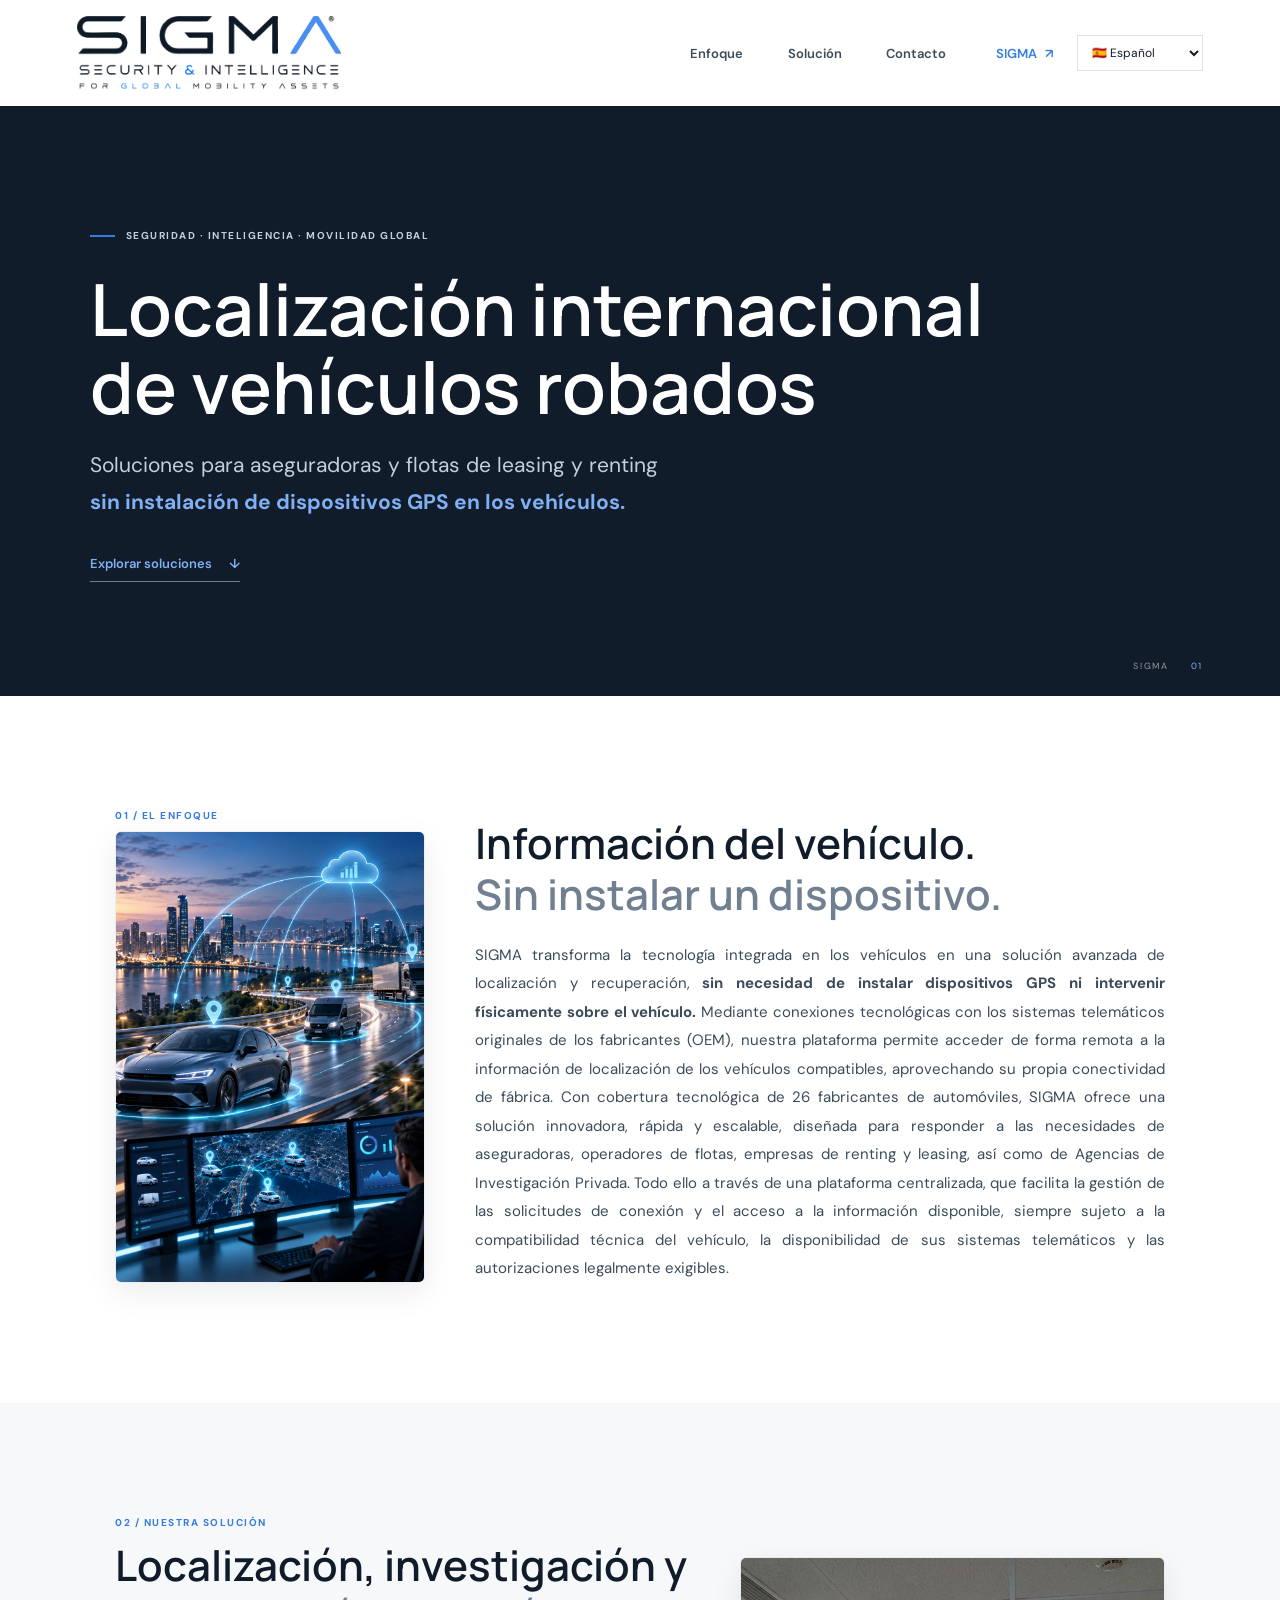
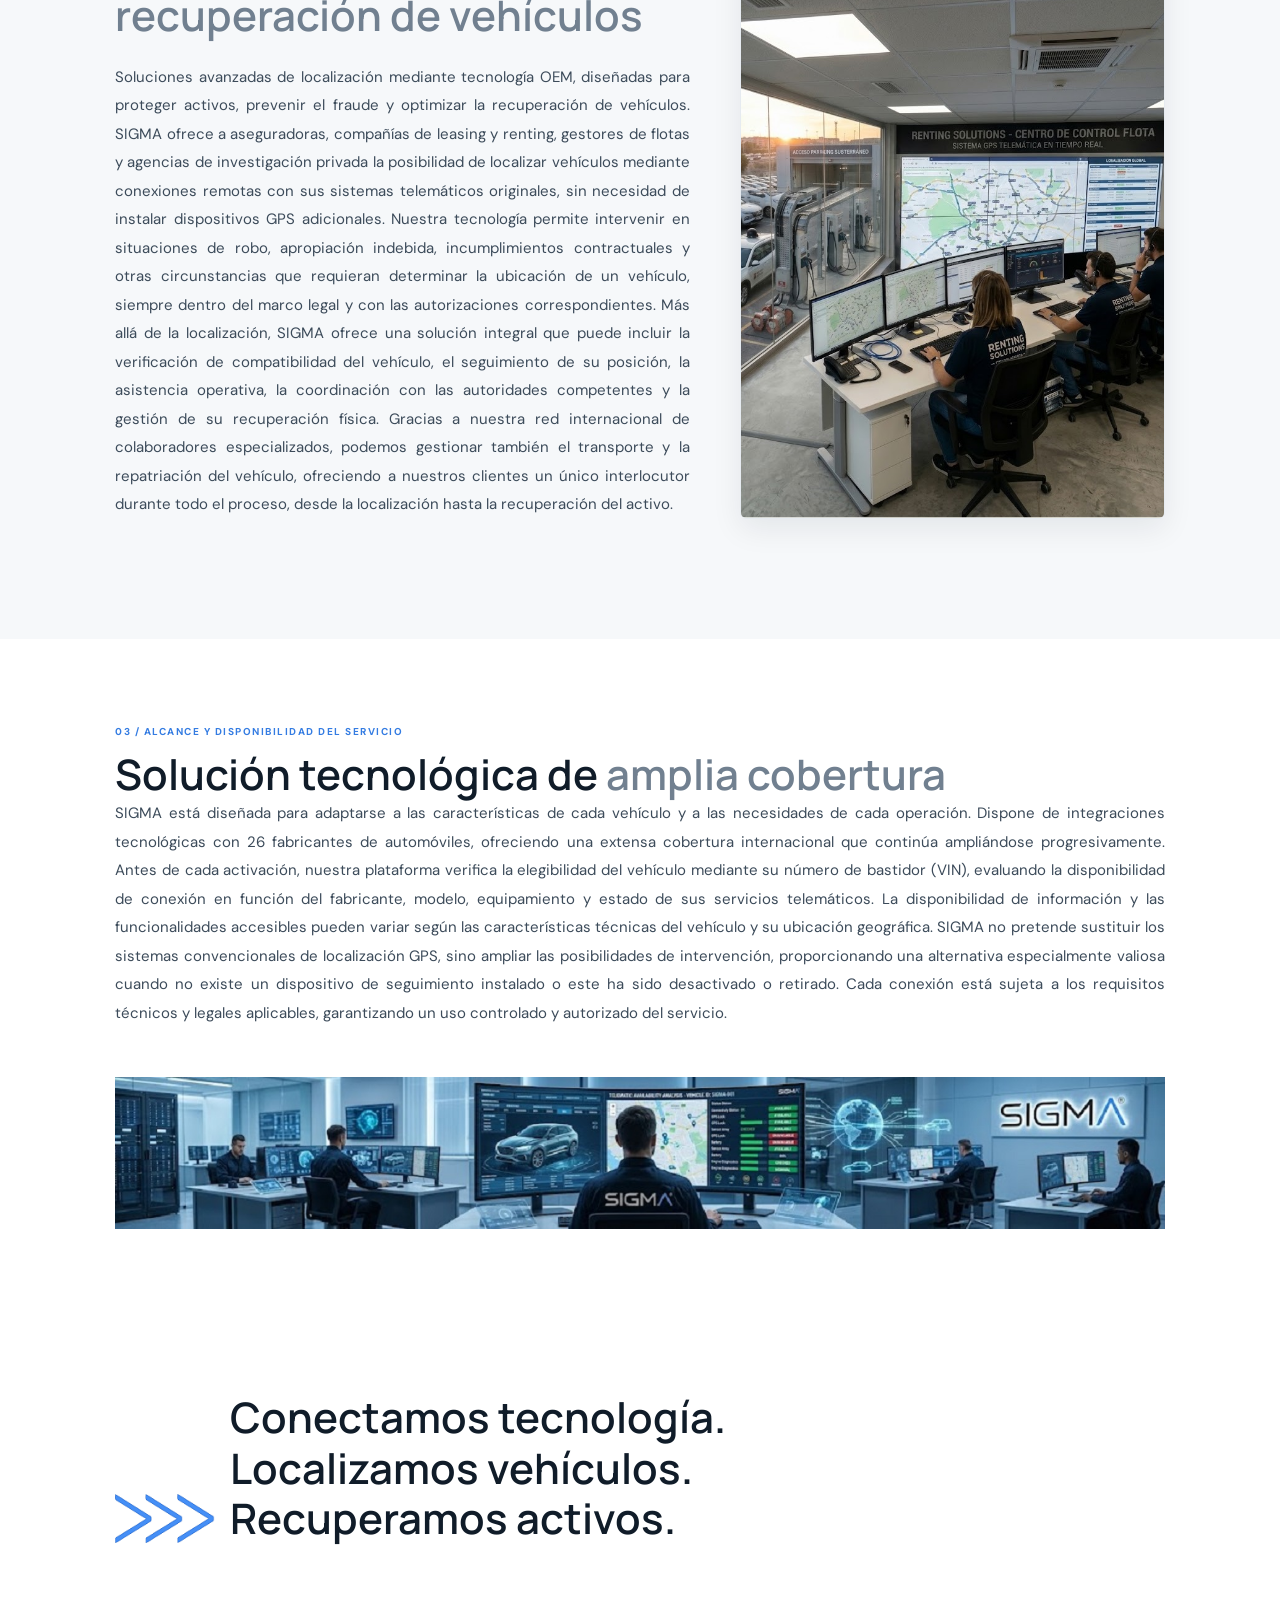
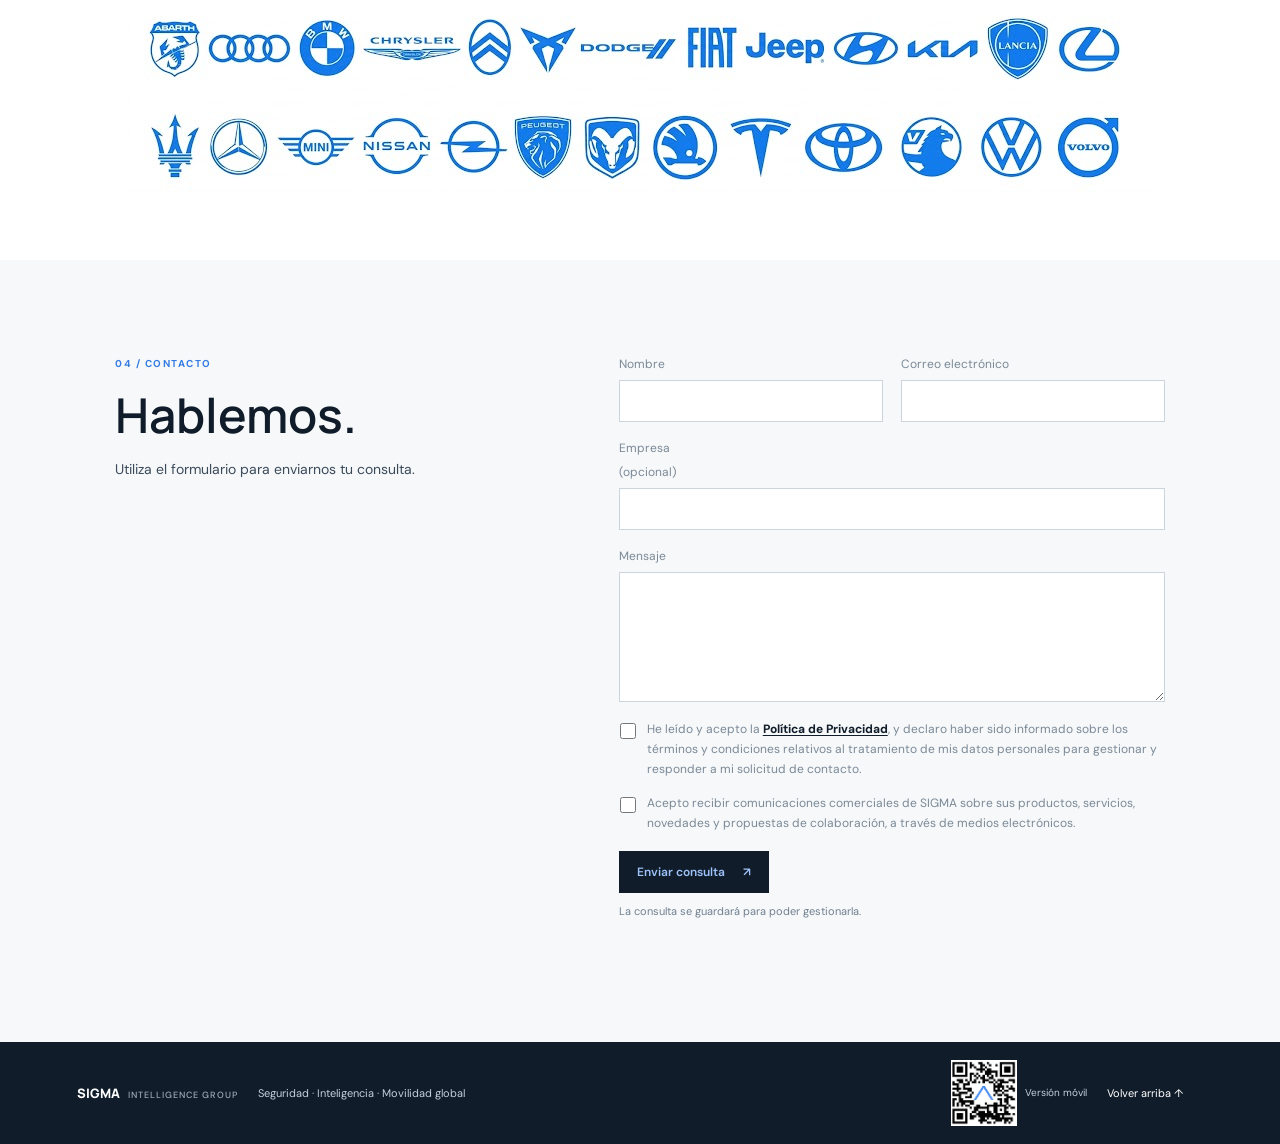
<file: index.html>
﻿<!doctype html>
<html lang="es">
  <head>
    <meta charset="utf-8">
    <meta name="viewport" content="width=device-width, initial-scale=1">
    <meta name="theme-color" content="#101c29">
    <meta name="description" content="SIGMA Intelligence Group: localización internacional de vehículos robados para aseguradoras y flotas de leasing y renting." data-i18n-content="page.description">
    <title data-i18n="page.title">SIGMA Intelligence Group | Localización internacional de vehículos robados</title>
    <link rel="preconnect" href="https://fonts.googleapis.com">
    <link rel="preconnect" href="https://fonts.gstatic.com" crossorigin>
    <link href="https://fonts.googleapis.com/css2?family=DM+Sans:wght@400;500;600;700&family=Manrope:wght@400;500;600;700;800&display=swap" rel="stylesheet">
    <link rel="stylesheet" href="styles.css?v=20261027_v12">
    <link rel="icon" type="image/png" href="Recursos/SIGMA_Logo_Mini2.png">
  </head>
  <body>
    <header class="site-header">
      <a class="brand" href="#inicio" aria-label="SIGMA Intelligence Group, inicio" data-i18n-aria="brand.label">
        <img src="Recursos/SIGMA_Logo.png" alt="SIGMA Security & Intelligence for Global Mobility Assets" data-i18n-alt="brand.alt">
      </a>
      <div class="header-actions">
        <nav class="main-nav" aria-label="Navegación principal" data-i18n-aria="nav.label">
          <a href="#enfoque" data-i18n="nav.approach">Enfoque</a>
          <a href="#soluciones" data-i18n="nav.solutions">Soluciones</a>
          <a href="#contacto" data-i18n="nav.contact">Contacto</a>
          <a class="nav-cta" href="/login"><span data-i18n="nav.sigma">SIGMA</span> <span aria-hidden="true">↗</span></a>
        </nav>
        <label class="language-picker">
          <span class="visually-hidden" data-i18n="language.label">Idioma</span>
          <select id="language-select" aria-label="Idioma" data-i18n-aria="language.label">
            <option value="es">🇪🇸 Español</option>
            <option value="ca">🇦🇩 Català</option>
            <option value="en">🇬🇧 English</option>
            <option value="it">🇮🇹 Italiano</option>
            <option value="fr">🇫🇷 Français</option>
            <option value="de">🇩🇪 Deutsch</option>
          </select>
        </label>
      </div>
    </header>

    <main>
      <section class="hero" id="inicio" aria-labelledby="hero-title">
        <div class="hero-background" aria-hidden="true">
          <img src="Recursos/Fondos/Campa.jpg" alt="">
          <img src="Recursos/Fondos/Recuperacion.png" alt="">
          <img src="Recursos/Fondos/Transporte.jpg" alt="">
        </div>
        <div class="hero-copy">
          <p class="eyebrow"><span class="eyebrow-rule" aria-hidden="true"></span><span data-i18n="hero.eyebrow">Seguridad · Inteligencia · Movilidad global</span></p>
          <h1 id="hero-title" data-i18n="hero.title">Localización internacional de vehículos robados</h1>
          <p class="hero-summary" data-i18n-html="hero.summary">Soluciones para aseguradoras y flotas de leasing y renting <strong>sin instalación de dispositivos GPS en los vehículos.</strong></p>
          <a class="text-link" href="#soluciones"><span data-i18n="hero.cta">Explorar soluciones</span><span aria-hidden="true">↓</span></a>
        </div>
        <div class="hero-index" aria-hidden="true">SIGMA <span>01</span></div>
      </section>

      <section class="intro" id="enfoque" aria-labelledby="intro-title">
        <div class="intro-media">
          <p class="section-label" data-i18n="intro.label">01 / El enfoque</p>
          <img src="./Recursos/Centro_Control.png" alt="Centro Control">
        </div>
        <div class="intro-copy">
          <h2 id="intro-title" data-i18n-html="intro.title">Información del vehículo. <span>Sin instalar un dispositivo.</span></h2>
          <p data-i18n="intro.body">La plataforma SIGMA permite, en vehículos técnicamente compatibles y con el sistema telemático operativo, acceder a su telemática de origen para su localización. Cada uso está sujeto a la autorización correspondiente.</p>
        </div>
      </section>

      <section class="intro intro--reversed" id="soluciones" aria-labelledby="areas-title">
        <div class="intro-copy">
          <p class="section-label" data-i18n="solutions.label">02 / Nuestra solución</p>
          <h2 id="areas-title" data-i18n-html="solutions.title">Dos ámbitos. <span>Una tecnología de origen.</span></h2>
          <p data-i18n="solutions.lea.body">Localización y seguimiento de vehículos compatibles para unidades de policía judicial, investigación criminal y vigilancia. La unidad autorizada accede directamente al portal durante el periodo aprobado; SIGMA no interviene en la investigación ni accede a la información operativa.</p>
        </div>
        <div class="solutions-media">
          <img src="./Recursos/2.png" alt="2">
        </div>
      </section>

            <section class="conditions" aria-labelledby="conditions-title">
        <div class="conditions-copy">
          <p class="section-label" data-i18n="conditions.label">03 / Alcance del servicio</p>
          <h2 id="conditions-title" data-i18n-html="conditions.title">La compatibilidad <span>se comprueba antes de cada solicitud.</span></h2>
          <p data-i18n="conditions.body">SIGMA funciona únicamente en vehículos compatibles con los fabricantes integrados y con telemática operativa. No sustituye necesariamente a las balizas GPS: ofrece una alternativa cuando la tecnología del vehículo lo permite.</p>
        </div>
        <div class="conditions-media-centered">
          <img src="./Recursos/3.png" alt="3">
        </div>
      </section>

      
      <section class="signature" id="sigma" aria-labelledby="signature-title">
        
        <div class="signature-body">
          <img src="./Recursos/Flechas.png" alt=">>>">
          <h2 id="signature-title" data-i18n="signature.title">Security & Intelligence for Global Mobility Assets.</h2>
        </div>
        <div class="signature-media-centered">
          <img src="./Recursos/Marcas.png" alt="Marcas">
        </div>
      </section>
      
      <section class="contact" id="contacto" aria-labelledby="contact-title">
        <div class="contact-copy">
          <p class="section-label" data-i18n="contact.label">04 / Contacto</p>
          <h2 id="contact-title" data-i18n="contact.title">Hablemos.</h2>
          <p data-i18n="contact.intro">Utiliza el formulario para enviarnos tu consulta.</p>
        </div>

        <form class="contact-form" id="contact-form" action="/api/contacto" method="post">
          <div class="form-trap" aria-hidden="true">
            <label for="contact-website"><span data-i18n="form.website">Sitio web</span>
              <input id="contact-website" name="website" tabindex="-1" autocomplete="off">
            </label>
          </div>
          <div class="form-row">
            <label for="contact-name"><span data-i18n="form.name">Nombre</span>
              <input id="contact-name" name="name" autocomplete="name" required>
            </label>
            <label for="contact-email"><span data-i18n="form.email">Correo electrónico</span>
              <input id="contact-email" name="email" type="email" autocomplete="email" required>
            </label>
          </div>
          <label for="contact-company"><span data-i18n="form.company">Empresa</span> <span data-i18n="form.optional">(opcional)</span>
            <input id="contact-company" name="company" autocomplete="organization">
          </label>
          <label for="contact-message"><span data-i18n="form.message">Mensaje</span>
            <textarea id="contact-message" name="message" rows="5" required></textarea>
          </label>
          <div class="consent-list">
            <label class="consent-option">
              <input type="checkbox" name="privacy_consent" value="yes" required>
              <span data-i18n-html="form.privacy">He leído y acepto la <strong><a href="privacy.html" target="_blank" rel="noopener">Política de Privacidad</a></strong>, y declaro haber sido informado sobre los términos y condiciones relativos al tratamiento de mis datos personales para gestionar y responder a mi solicitud de contacto.</span>
            </label>
            <label class="consent-option">
              <input type="checkbox" name="marketing_consent" value="yes">
              <span data-i18n-html="form.marketing">Acepto recibir comunicaciones comerciales de SIGMA sobre sus productos, servicios, novedades y propuestas de colaboración, a través de medios electrónicos.</span>
            </label>
          </div>
          <button class="send-button" type="submit"><span data-i18n="form.submit">Enviar consulta</span><span aria-hidden="true">↗</span></button>
          <p class="form-note" data-i18n="form.note">La consulta se guardará para poder gestionarla.</p>
          <p class="form-status" id="contact-status" role="status" aria-live="polite"></p>
        </form>
      </section>
    </main>

    <footer class="site-footer">
      <a href="#inicio" class="footer-name">SIGMA <span>INTELLIGENCE GROUP</span></a>
      <span data-i18n="footer.tagline">Seguridad · Inteligencia · Movilidad global</span>
      <button class="footer-qr" id="mobile-qr-open" type="button" aria-haspopup="dialog" aria-controls="mobile-qr-dialog">
        <img src="SIGMA_Quick_Tunnel_QR.png" alt="">
        <span data-i18n="footer.qr">Versión móvil</span>
      </button>
      <a href="#inicio" class="back-top"><span data-i18n="footer.top">Volver arriba</span> ↑</a>
    </footer>
    <dialog class="qr-dialog" id="mobile-qr-dialog" aria-labelledby="mobile-qr-title">
      <div class="qr-dialog-header">
        <h2 id="mobile-qr-title" data-i18n="footer.qr">Versión móvil</h2>
        <button class="qr-dialog-close" id="mobile-qr-close" type="button" data-i18n="qr.close">Cerrar</button>
      </div>
      <img src="SIGMA_Quick_Tunnel_QR.png" alt="Código QR para abrir la web de SIGMA" data-i18n-alt="qr.alt">
      <p data-i18n="qr.body">Escanea este código para abrir SIGMA.</p>
    </dialog>
    <script src="translations.js?v=20261027_v11" defer></script>
    <script src="site.js?v=20261027_v5" defer></script>
  </body>
</html>
</file>
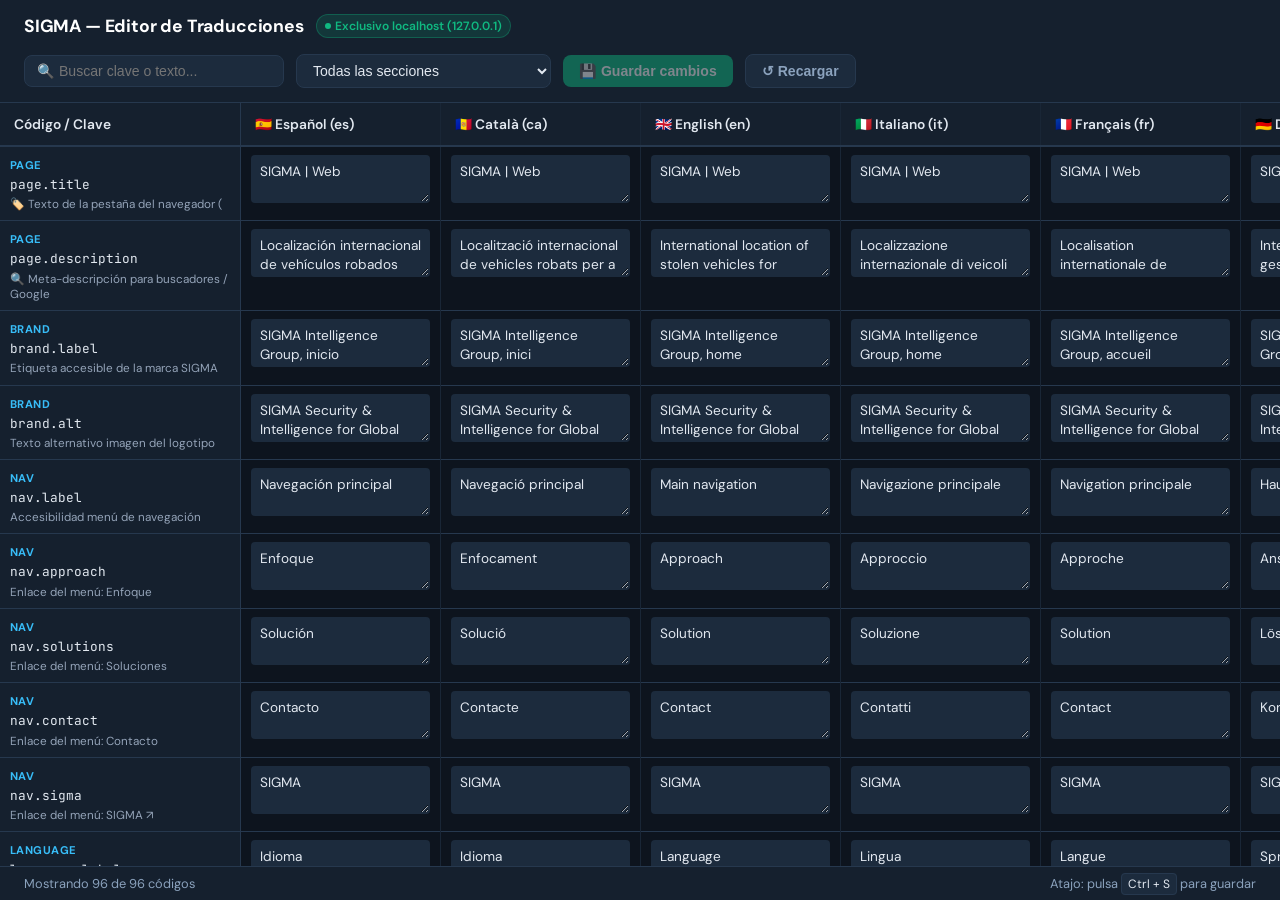
<file: admin.html>
<!doctype html>
<html lang="es">
<head>
  <meta charset="utf-8">
  <meta name="viewport" content="width=device-width, initial-scale=1">
  <meta name="robots" content="noindex, nofollow, noarchive">
  <title>SIGMA — Editor de Traducciones (Acceso Local)</title>
  <link rel="preconnect" href="https://fonts.googleapis.com">
  <link rel="preconnect" href="https://fonts.gstatic.com" crossorigin>
  <link href="https://fonts.googleapis.com/css2?family=DM+Sans:wght@400;500;600;700&family=JetBrains+Mono:wght@400;500&display=swap" rel="stylesheet">
  <style>
    :root {
      --bg: #0d141e;
      --surface: #15202e;
      --surface-2: #1c2b3d;
      --border: #26384e;
      --text: #e2e8f0;
      --text-muted: #8ba2bd;
      --primary: #38bdf8;
      --primary-hover: #0284c7;
      --accent-green: #10b981;
      --accent-green-hover: #059669;
      --accent-amber: #f59e0b;
      --code-bg: #0a0f16;
      --radius: 8px;
      font-family: "DM Sans", -apple-system, BlinkMacSystemFont, "Segoe UI", Roboto, sans-serif;
    }

    * {
      box-sizing: border-box;
      margin: 0;
      padding: 0;
    }

    body {
      background: var(--bg);
      color: var(--text);
      display: flex;
      flex-direction: column;
      height: 100vh;
      overflow: hidden;
    }

    /* Barra superior fija */
    header {
      background: var(--surface);
      border-bottom: 1px solid var(--border);
      padding: 14px 24px;
      display: flex;
      align-items: center;
      justify-content: space-between;
      gap: 16px;
      flex-wrap: wrap;
      z-index: 10;
    }

    .brand-group {
      display: flex;
      align-items: center;
      gap: 12px;
    }

    .brand-title {
      font-size: 1.1rem;
      font-weight: 700;
      letter-spacing: -0.01em;
      color: #fff;
    }

    .badge-local {
      background: rgba(16, 185, 129, 0.15);
      color: var(--accent-green);
      border: 1px solid rgba(16, 185, 129, 0.3);
      padding: 3px 8px;
      border-radius: 999px;
      font-size: 0.75rem;
      font-weight: 600;
      display: inline-flex;
      align-items: center;
      gap: 4px;
    }

    .badge-local::before {
      content: "";
      width: 6px;
      height: 6px;
      border-radius: 50%;
      background: var(--accent-green);
    }

    .controls {
      display: flex;
      align-items: center;
      gap: 12px;
      flex-wrap: wrap;
    }

    .search-box {
      background: var(--surface-2);
      border: 1px solid var(--border);
      color: var(--text);
      padding: 7px 12px;
      border-radius: var(--radius);
      font-size: 0.88rem;
      width: 260px;
      outline: none;
      transition: border-color 0.15s, box-shadow 0.15s;
    }

    .search-box:focus {
      border-color: var(--primary);
      box-shadow: 0 0 0 2px rgba(56, 189, 248, 0.2);
    }

    .section-select {
      background: var(--surface-2);
      border: 1px solid var(--border);
      color: var(--text);
      padding: 7px 12px;
      border-radius: var(--radius);
      font-size: 0.88rem;
      outline: none;
      cursor: pointer;
    }

    .section-select:focus {
      border-color: var(--primary);
    }

    .btn {
      display: inline-flex;
      align-items: center;
      gap: 6px;
      padding: 8px 16px;
      font-size: 0.88rem;
      font-weight: 600;
      border-radius: var(--radius);
      border: none;
      cursor: pointer;
      transition: all 0.15s ease;
    }

    .btn-save {
      background: var(--accent-green);
      color: #fff;
    }

    .btn-save:hover:not(:disabled) {
      background: var(--accent-green-hover);
      box-shadow: 0 0 12px rgba(16, 185, 129, 0.4);
    }

    .btn-save:disabled {
      opacity: 0.45;
      cursor: not-allowed;
    }

    .btn-secondary {
      background: var(--surface-2);
      color: var(--text-muted);
      border: 1px solid var(--border);
    }

    .btn-secondary:hover {
      color: var(--text);
      border-color: var(--text-muted);
    }

    .status-toast {
      position: fixed;
      bottom: 24px;
      right: 24px;
      background: var(--surface-2);
      color: #fff;
      padding: 12px 20px;
      border-radius: var(--radius);
      box-shadow: 0 10px 25px -5px rgba(0, 0, 0, 0.5), 0 0 0 1px var(--border);
      font-size: 0.9rem;
      font-weight: 500;
      display: none;
      align-items: center;
      gap: 8px;
      z-index: 100;
      animation: slideUp 0.2s ease-out;
    }

    .status-toast.success {
      border-left: 4px solid var(--accent-green);
    }

    .status-toast.error {
      border-left: 4px solid #ef4444;
    }

    @keyframes slideUp {
      from { transform: translateY(12px); opacity: 0; }
      to { transform: translateY(0); opacity: 1; }
    }

    /* Contenedor de la tabla */
    .table-container {
      flex: 1;
      overflow: auto;
      padding: 0;
      background: var(--bg);
    }

    table {
      width: 100%;
      border-collapse: collapse;
      font-size: 0.86rem;
      min-width: 1300px;
    }

    th {
      background: var(--surface);
      color: var(--text);
      font-weight: 600;
      text-align: left;
      padding: 12px 14px;
      border-bottom: 2px solid var(--border);
      position: sticky;
      top: 0;
      z-index: 5;
      box-shadow: 0 1px 0 var(--border);
    }

    th.col-key {
      width: 240px;
      min-width: 240px;
      position: sticky;
      left: 0;
      z-index: 6;
      background: var(--surface);
      border-right: 1px solid var(--border);
    }

    th.col-lang {
      min-width: 200px;
      border-right: 1px solid rgba(38, 56, 78, 0.5);
    }

    tbody tr {
      border-bottom: 1px solid var(--border);
      transition: background 0.1s ease;
    }

    tbody tr:hover {
      background: rgba(28, 43, 61, 0.4);
    }

    tbody tr.is-dirty {
      background: rgba(245, 158, 11, 0.08);
    }

    tbody tr.is-dirty td.td-key::after {
      content: "•";
      color: var(--accent-amber);
      font-size: 1.4rem;
      line-height: 0;
      position: absolute;
      right: 8px;
      top: 50%;
    }

    td {
      padding: 8px 10px;
      vertical-align: top;
      border-right: 1px solid rgba(38, 56, 78, 0.5);
    }

    td.td-key {
      position: sticky;
      left: 0;
      background: var(--surface);
      border-right: 1px solid var(--border);
      z-index: 2;
    }

    tbody tr:hover td.td-key {
      background: #192738;
    }

    .key-badge {
      display: inline-block;
      font-size: 0.7rem;
      text-transform: uppercase;
      font-weight: 700;
      color: var(--primary);
      margin-bottom: 4px;
      letter-spacing: 0.04em;
    }

    .key-name {
      font-family: "JetBrains Mono", monospace;
      font-size: 0.8rem;
      color: #e2e8f0;
      word-break: break-all;
      line-height: 1.35;
    }

    .key-desc {
      font-size: 0.73rem;
      color: #94a3b8;
      margin-top: 4px;
      line-height: 1.3;
    }

    .i18n-textarea {
      width: 100%;
      background: var(--surface-2);
      color: var(--text);
      border: 1px solid transparent;
      border-radius: 4px;
      padding: 6px 8px;
      font-size: 0.85rem;
      font-family: inherit;
      line-height: 1.4;
      resize: vertical;
      min-height: 48px;
      height: 48px;
      outline: none;
      transition: border-color 0.15s, background 0.15s;
    }

    .i18n-textarea:hover {
      border-color: rgba(56, 189, 248, 0.3);
    }

    .i18n-textarea:focus {
      background: #101c29;
      border-color: var(--primary);
      box-shadow: 0 0 0 2px rgba(56, 189, 248, 0.2);
    }

    .i18n-textarea.modified {
      border-color: var(--accent-amber);
      background: rgba(245, 158, 11, 0.05);
    }

    /* Barra de conteo inferior */
    footer {
      background: var(--surface);
      border-top: 1px solid var(--border);
      padding: 8px 24px;
      display: flex;
      align-items: center;
      justify-content: space-between;
      font-size: 0.8rem;
      color: var(--text-muted);
    }

    .shortcut-hint {
      color: var(--text-muted);
    }

    .shortcut-hint kbd {
      background: var(--surface-2);
      border: 1px solid var(--border);
      border-radius: 4px;
      padding: 2px 6px;
      color: var(--text);
      font-family: inherit;
      font-size: 0.75rem;
    }
  </style>
  <script src="translations.js"></script>
</head>
<body>

  <header>
    <div class="brand-group">
      <h1 class="brand-title">SIGMA — Editor de Traducciones</h1>
      <span class="badge-local">Exclusivo localhost (127.0.0.1)</span>
    </div>

    <div class="controls">
      <input type="search" id="filter-search" class="search-box" placeholder="🔍 Buscar clave o texto...">
      
      <select id="filter-section" class="section-select">
        <option value="all">Todas las secciones</option>
        <option value="hero">Portada / Hero (hero.*)</option>
        <option value="intro">01 / El enfoque (intro.*)</option>
        <option value="solutions">02 / Soluciones (solutions.*)</option>
        <option value="conditions">03 / Alcance (conditions.*)</option>
        <option value="signature">Firma y Lema (signature.*)</option>
        <option value="contact">04 / Contacto (contact.*)</option>
        <option value="form">Formulario y Errores (form.*)</option>
        <option value="nav">Navegación (nav.*)</option>
        <option value="footer">Pie de página y QR (footer.*, qr.*)</option>
        <option value="privacy">Política de Privacidad (privacy.*)</option>
        <option value="page">Título / Metadatos (page.*)</option>
      </select>

      <button id="btn-save" class="btn btn-save" disabled>
        💾 Guardar cambios
      </button>
      <button id="btn-reload" class="btn btn-secondary" title="Recargar traducciones desde el archivo">
        ↺ Recargar
      </button>
    </div>
  </header>

  <div class="table-container">
    <table id="translations-table">
      <thead>
        <tr>
          <th class="col-key">Código / Clave</th>
          <th class="col-lang">🇪🇸 Español (es)</th>
          <th class="col-lang">🇦🇩 Català (ca)</th>
          <th class="col-lang">🇬🇧 English (en)</th>
          <th class="col-lang">🇮🇹 Italiano (it)</th>
          <th class="col-lang">🇫🇷 Français (fr)</th>
          <th class="col-lang">🇩🇪 Deutsch (de)</th>
        </tr>
      </thead>
      <tbody id="table-body">
        <tr>
          <td colspan="7" style="text-align: center; padding: 40px; color: var(--text-muted);">
            Cargando traducciones...
          </td>
        </tr>
      </tbody>
    </table>
  </div>

  <footer>
    <div id="counter-info">Cargando...</div>
    <div class="shortcut-hint">
      Atajo: pulsa <kbd>Ctrl + S</kbd> para guardar
    </div>
  </footer>

  <div id="status-toast" class="status-toast"></div>

  <script>
    const KEY_DESCRIPTIONS = {
      "page.title": "🏷️ Texto de la pestaña del navegador (<title>)",
      "page.description": "🔍 Meta-descripción para buscadores / Google",
      "brand.label": "Etiqueta accesible de la marca SIGMA",
      "brand.alt": "Texto alternativo imagen del logotipo",
      "nav.label": "Accesibilidad menú de navegación",
      "nav.approach": "Enlace del menú: Enfoque",
      "nav.solutions": "Enlace del menú: Soluciones",
      "nav.contact": "Enlace del menú: Contacto",
      "nav.sigma": "Enlace del menú: SIGMA ↗",
      "language.label": "Accesibilidad selector de idioma",
      "hero.eyebrow": "Lema superior portada (Seguridad · Inteligencia...)",
      "hero.title": "⭐️ TÍTULO PRINCIPAL EN PORTADA (H1 visible)",
      "hero.summary": "Párrafo destacado bajo el título de portada",
      "hero.cta": "Botón principal (Explorar soluciones ↓)",
      "intro.label": "Número: 01 / El enfoque",
      "intro.title": "Título sección 01 (Información del vehículo...)",
      "intro.body": "Párrafo explicativo sección 01",
      "solutions.label": "Número: 02 / Soluciones",
      "solutions.title": "Título sección 02 (Dos ámbitos. Una tecnología...)",
      "solutions.lea.kicker": "Subtítulo bloque LEAs / Autoridades",
      "solutions.lea.title": "Título bloque LEAs (Seguridad e investigación)",
      "solutions.lea.body": "Texto descriptivo bloque LEAs",
      "solutions.fleets.kicker": "Subtítulo bloque Flotas / Seguros",
      "solutions.fleets.title": "Título bloque Flotas (Localización y recuperación)",
      "solutions.fleets.body": "Texto descriptivo bloque Flotas",
      "conditions.label": "Número: 03 / Alcance del servicio",
      "conditions.title": "Título sección 03 (La compatibilidad se comprueba...)",
      "conditions.body": "Texto explicativo sección 03",
      "signature.label": "Firma institucional (SIGMA Intelligence Group)",
      "signature.title": "Lema institucional inferior",
      "contact.label": "Número: 04 / Contacto",
      "contact.title": "Título sección 04 (Hablemos.)",
      "contact.intro": "Subtítulo del formulario de contacto",
      "form.name": "Etiqueta campo: Nombre",
      "form.email": "Etiqueta campo: Correo electrónico",
      "form.company": "Etiqueta campo: Empresa",
      "form.optional": "Texto: (opcional)",
      "form.message": "Etiqueta campo: Mensaje",
      "form.privacy": "Casilla consentimiento Política de Privacidad",
      "form.marketing": "Casilla comunicaciones comerciales",
      "form.submit": "Texto botón: Enviar consulta ↗",
      "form.note": "Nota al pie del formulario",
      "form.sending": "Aviso: Enviando consulta...",
      "form.success": "Mensaje éxito al enviar la consulta",
      "form.saved": "Aviso guardado local (sin envío SMTP)",
      "form.network": "Error de red al enviar formulario",
      "form.website": "Campo trampa anti-spam",
      "form.error.required": "Mensaje campo obligatorio vacío",
      "form.error.email": "Mensaje correo electrónico inválido",
      "footer.tagline": "Lema institucional en pie de página",
      "footer.qr": "Botón ventana emergente versión móvil",
      "footer.top": "Botón volver arriba ↑",
      "qr.close": "Botón cerrar diálogo QR",
      "qr.alt": "Texto alternativo imagen QR",
      "qr.body": "Instrucción: Escanea este código...",
      "privacy.back": "Botón volver a SIGMA",
      "privacy.title": "Título página Política de Privacidad",
      "privacy.intro": "Introducción política de privacidad"
    };

    const LANGUAGES = ["es", "ca", "en", "it", "fr", "de"];
    let originalData = {};
    let currentData = {};
    let isDirty = false;

    const tableBody = document.querySelector("#table-body");
    const filterSearch = document.querySelector("#filter-search");
    const filterSection = document.querySelector("#filter-section");
    const btnSave = document.querySelector("#btn-save");
    const btnReload = document.querySelector("#btn-reload");
    const counterInfo = document.querySelector("#counter-info");
    const statusToast = document.querySelector("#status-toast");

    function showToast(message, type = "success") {
      statusToast.textContent = message;
      statusToast.className = `status-toast ${type}`;
      statusToast.style.display = "flex";
      setTimeout(() => {
        statusToast.style.display = "none";
      }, 4000);
    }

    function getSection(key) {
      const prefix = key.split(".")[0];
      if (prefix === "qr") return "footer";
      return prefix;
    }

    async function loadTranslations() {
      try {
        const res = await fetch("/translations.json?v=" + Date.now(), { cache: "no-store" });
        if (!res.ok) throw new Error("HTTP " + res.status);
        const json = await res.json();
        originalData = JSON.parse(JSON.stringify(json));
        currentData = JSON.parse(JSON.stringify(json));
        isDirty = false;
        updateSaveButton();
        renderTable();
        return;
      } catch (err) {
        if (window.SIGMA_TRANSLATIONS && Object.keys(window.SIGMA_TRANSLATIONS).length > 0) {
          const json = window.SIGMA_TRANSLATIONS;
          originalData = JSON.parse(JSON.stringify(json));
          currentData = JSON.parse(JSON.stringify(json));
          isDirty = false;
          updateSaveButton();
          renderTable();
          showToast("Cargado desde respaldo translations.js", "success");
          return;
        }
        tableBody.innerHTML = `<tr><td colspan="7" style="color: #ef4444; padding: 40px; text-align: center;">Error al cargar datos: ${err.message}</td></tr>`;
      }
    }

    function getAllKeys() {
      const keys = new Set();
      LANGUAGES.forEach(lang => {
        if (currentData[lang]) {
          Object.keys(currentData[lang]).forEach(k => keys.add(k));
        }
      });
      return Array.from(keys);
    }

    function updateSaveButton() {
      btnSave.disabled = !isDirty;
      if (isDirty) {
        btnSave.style.boxShadow = "0 0 14px rgba(245, 158, 11, 0.4)";
      } else {
        btnSave.style.boxShadow = "none";
      }
    }

    function renderTable() {
      const allKeys = getAllKeys();
      const searchQuery = filterSearch.value.trim().toLowerCase();
      const selectedSection = filterSection.value;

      tableBody.innerHTML = "";
      let visibleCount = 0;

      allKeys.forEach(key => {
        const section = getSection(key);

        // Filtro por sección
        if (selectedSection !== "all") {
          if (selectedSection === "footer") {
            if (section !== "footer" && section !== "qr") return;
          } else if (selectedSection === "contact") {
            if (section !== "contact") return;
          } else if (selectedSection === "form") {
            if (section !== "form") return;
          } else if (section !== selectedSection) {
            return;
          }
        }

        // Filtro por búsqueda
        if (searchQuery) {
          const matchKey = key.toLowerCase().includes(searchQuery);
          const matchText = LANGUAGES.some(lang => {
            const val = currentData[lang]?.[key] || "";
            return val.toLowerCase().includes(searchQuery);
          });
          if (!matchKey && !matchText) return;
        }

        visibleCount++;
        const row = document.createElement("tr");
        row.dataset.key = key;

        // Comprobar si esta fila tiene cambios
        const rowIsDirty = LANGUAGES.some(lang => (currentData[lang]?.[key] ?? "") !== (originalData[lang]?.[key] ?? ""));
        if (rowIsDirty) row.classList.add("is-dirty");

        // Celda Clave
        const tdKey = document.createElement("td");
        tdKey.className = "td-key";
        const desc = KEY_DESCRIPTIONS[key] || "";
        tdKey.innerHTML = `
          <span class="key-badge">${section}</span>
          <div class="key-name">${key}</div>
          ${desc ? `<div class="key-desc">${desc}</div>` : ""}
        `;
        row.appendChild(tdKey);

        // Celdas por idioma
        LANGUAGES.forEach(lang => {
          const td = document.createElement("td");
          const val = currentData[lang]?.[key] ?? "";
          const origVal = originalData[lang]?.[key] ?? "";
          const textarea = document.createElement("textarea");
          textarea.className = "i18n-textarea";
          if (val !== origVal) textarea.classList.add("modified");
          textarea.value = val;

          // Ajuste de altura inicial
          if (val.length > 120) {
            textarea.style.height = "76px";
          }
          if (val.length > 250) {
            textarea.style.height = "110px";
          }

          textarea.addEventListener("input", (e) => {
            const newVal = e.target.value;
            if (!currentData[lang]) currentData[lang] = {};
            currentData[lang][key] = newVal;

            if (newVal !== origVal) {
              textarea.classList.add("modified");
            } else {
              textarea.classList.remove("modified");
            }

            const rowHasDirty = LANGUAGES.some(l => (currentData[l]?.[key] ?? "") !== (originalData[l]?.[key] ?? ""));
            row.classList.toggle("is-dirty", rowHasDirty);

            checkGlobalDirty();
          });

          td.appendChild(textarea);
          row.appendChild(td);
        });

        tableBody.appendChild(row);
      });

      counterInfo.textContent = `Mostrando ${visibleCount} de ${allKeys.length} códigos`;
    }

    function checkGlobalDirty() {
      const allKeys = getAllKeys();
      isDirty = allKeys.some(key =>
        LANGUAGES.some(lang => (currentData[lang]?.[key] ?? "") !== (originalData[lang]?.[key] ?? ""))
      );
      updateSaveButton();
    }

    async function saveChanges() {
      if (!isDirty) return;
      btnSave.disabled = true;
      btnSave.textContent = "Guardando...";

      try {
        const res = await fetch("/api/admin/guardar", {
          method: "POST",
          headers: { "Content-Type": "application/json" },
          body: JSON.stringify({ translations: currentData })
        });

        const data = await res.json();
        if (!res.ok) throw new Error(data.message || "Error al guardar");

        originalData = JSON.parse(JSON.stringify(currentData));
        isDirty = false;
        updateSaveButton();
        renderTable();
        showToast("✅ Cambios guardados y sincronizados con éxito", "success");
      } catch (err) {
        showToast("❌ Error al guardar: " + err.message, "error");
        updateSaveButton();
      } finally {
        btnSave.textContent = "💾 Guardar cambios";
      }
    }

    filterSearch.addEventListener("input", renderTable);
    filterSection.addEventListener("change", renderTable);
    btnSave.addEventListener("click", saveChanges);
    btnReload.addEventListener("click", () => {
      if (isDirty && !confirm("Hay cambios sin guardar. ¿Deseas descartarlos y recargar?")) return;
      loadTranslations();
    });

    window.addEventListener("keydown", (e) => {
      if ((e.ctrlKey || e.metaKey) && e.key.toLowerCase() === "s") {
        e.preventDefault();
        if (isDirty) saveChanges();
      }
    });

    window.addEventListener("beforeunload", (e) => {
      if (isDirty) {
        e.preventDefault();
        e.returnValue = "";
      }
    });

    loadTranslations();
  </script>
</body>
</html>
</file>
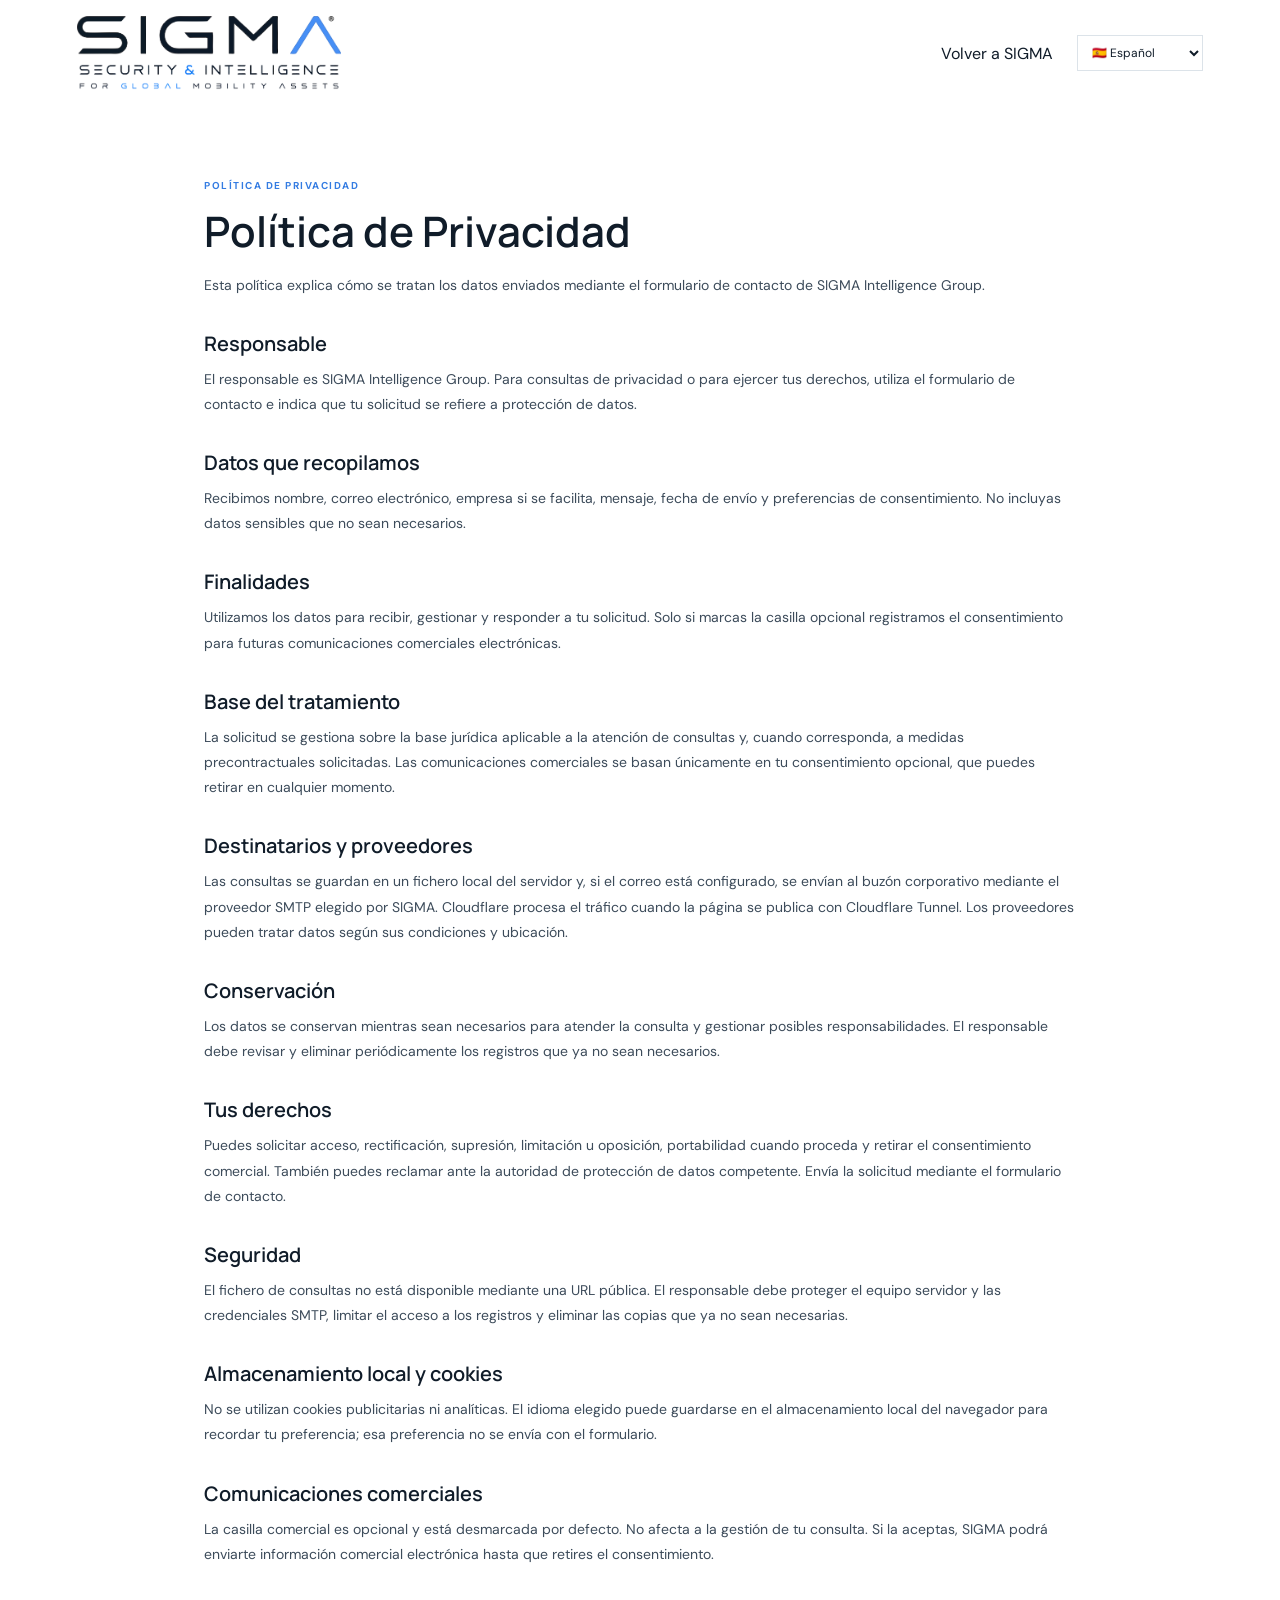
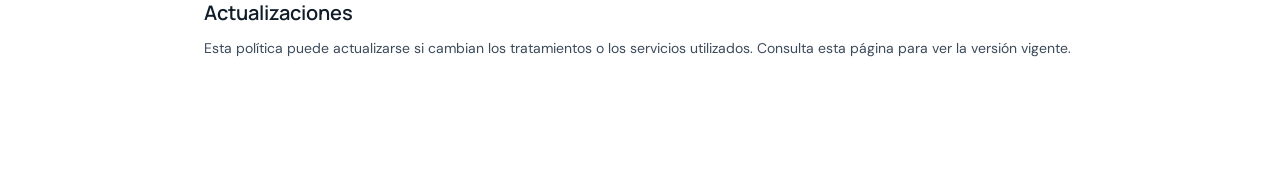
<file: privacy.html>
<!doctype html>
<html lang="es">
  <head>
    <meta charset="utf-8">
    <meta name="viewport" content="width=device-width, initial-scale=1">
    <meta name="description" content="Política de privacidad de SIGMA Intelligence Group." data-i18n-content="privacy.intro">
    <meta name="theme-color" content="#fff">
    <title>Política de Privacidad | SIGMA Intelligence Group</title>
    <link rel="preconnect" href="https://fonts.googleapis.com">
    <link rel="preconnect" href="https://fonts.gstatic.com" crossorigin>
    <link href="https://fonts.googleapis.com/css2?family=DM+Sans:wght@400;500;600;700&family=Manrope:wght@400;500;600;700;800&display=swap" rel="stylesheet">
    <link rel="stylesheet" href="styles.css?v=20261022a">
    <link rel="icon" type="image/png" href="Recursos/SIGMA_Logo_Mini2.png">
  </head>
  <body data-page-title="privacy.title" data-page-description="privacy.intro">
    <header class="site-header privacy-header">
      <a class="brand" href="index.html" aria-label="SIGMA Intelligence Group, inicio" data-i18n-aria="brand.label">
        <img src="Recursos/SIGMA_Logo.png" alt="SIGMA Security & Intelligence for Global Mobility Assets" data-i18n-alt="brand.alt">
      </a>
      <div class="header-actions">
        <a class="privacy-back" href="index.html" data-i18n="privacy.back">Volver a SIGMA</a>
        <label class="language-picker">
          <span class="visually-hidden" data-i18n="language.label">Idioma</span>
          <select id="language-select" aria-label="Idioma" data-i18n-aria="language.label">
            <option value="es">🇪🇸 Español</option>
            <option value="ca">🇦🇩 Català</option>
            <option value="en">🇬🇧 English</option>
            <option value="it">🇮🇹 Italiano</option>
            <option value="fr">🇫🇷 Français</option>
            <option value="de">🇩🇪 Deutsch</option>
          </select>
        </label>
      </div>
    </header>

    <main class="privacy-main">
      <p class="section-label" data-i18n="privacy.title">Política de Privacidad</p>
      <h1 data-i18n="privacy.title">Política de Privacidad</h1>
      <p class="privacy-lead" data-i18n="privacy.intro">Esta política explica cómo se tratan los datos enviados mediante el formulario de contacto de SIGMA Intelligence Group.</p>

      <section>
        <h2 data-i18n="privacy.controller.title">Responsable</h2>
        <p data-i18n="privacy.controller.body">El responsable es SIGMA Intelligence Group. Para consultas de privacidad o para ejercer tus derechos, utiliza el formulario de contacto e indica que tu solicitud se refiere a protección de datos.</p>
      </section>
      <section>
        <h2 data-i18n="privacy.data.title">Datos que recopilamos</h2>
        <p data-i18n="privacy.data.body">Recibimos nombre, correo electrónico, empresa si se facilita, mensaje, fecha de envío y preferencias de consentimiento.</p>
      </section>
      <section>
        <h2 data-i18n="privacy.purpose.title">Finalidades</h2>
        <p data-i18n="privacy.purpose.body">Utilizamos los datos para recibir, gestionar y responder a tu solicitud.</p>
      </section>
      <section>
        <h2 data-i18n="privacy.basis.title">Base del tratamiento</h2>
        <p data-i18n="privacy.basis.body">La solicitud se gestiona sobre la base jurídica aplicable a la atención de consultas y, cuando corresponda, a medidas precontractuales solicitadas.</p>
      </section>
      <section>
        <h2 data-i18n="privacy.recipients.title">Destinatarios y proveedores</h2>
        <p data-i18n="privacy.recipients.body">Las consultas se guardan en un fichero local del servidor y, si el correo está configurado, se envían mediante el proveedor SMTP elegido por SIGMA.</p>
      </section>
      <section>
        <h2 data-i18n="privacy.retention.title">Conservación</h2>
        <p data-i18n="privacy.retention.body">Los datos se conservan mientras sean necesarios para atender la consulta y gestionar posibles responsabilidades.</p>
      </section>
      <section>
        <h2 data-i18n="privacy.rights.title">Tus derechos</h2>
        <p data-i18n="privacy.rights.body">Puedes solicitar acceso, rectificación, supresión, limitación u oposición, portabilidad cuando proceda y retirar el consentimiento comercial.</p>
      </section>
      <section>
        <h2 data-i18n="privacy.security.title">Seguridad</h2>
        <p data-i18n="privacy.security.body">El fichero de consultas no está disponible mediante una URL pública. El responsable debe proteger el equipo servidor y las credenciales SMTP.</p>
      </section>
      <section>
        <h2 data-i18n="privacy.cookies.title">Almacenamiento local y cookies</h2>
        <p data-i18n="privacy.cookies.body">No se utilizan cookies publicitarias ni analíticas. El idioma elegido puede guardarse en el almacenamiento local del navegador.</p>
      </section>
      <section>
        <h2 data-i18n="privacy.marketing.title">Comunicaciones comerciales</h2>
        <p data-i18n="privacy.marketing.body">La casilla comercial es opcional y está desmarcada por defecto. No afecta a la gestión de tu consulta.</p>
      </section>
      <section>
        <h2 data-i18n="privacy.changes.title">Actualizaciones</h2>
        <p data-i18n="privacy.changes.body">Esta política puede actualizarse si cambian los tratamientos o los servicios utilizados.</p>
      </section>
    </main>
    <script src="translations.js?v=20261022_v4" defer></script>
    <script src="site.js?v=20261022_v4" defer></script>
  </body>
</html>
</file>
<file: styles.css>
:root {
  color-scheme: light;
  --ink: #101c29;
  --ink-soft: #3c4b5a;
  --blue: #347ce2;
  --paper: #f6f8fa;
  --white: #fff;
  --line: #dce3e9;
  font-family: "DM Sans", sans-serif;
  font-synthesis: none;
  text-rendering: optimizeLegibility;
}

* {
  box-sizing: border-box;
}

html {
  scroll-behavior: smooth;
}

body {
  margin: 0;
  color: var(--ink);
  background: var(--white);
}

a {
  color: inherit;
  text-decoration: none;
}

.site-header {
  min-height: 90px;
  padding: 16px max(6vw, calc((100vw - 1320px) / 2));
  display: flex;
  align-items: center;
  justify-content: space-between;
  gap: 32px;
  background: var(--white);
}

.brand img {
  display: block;
  width: 264px;
  height: auto;
  background: #fff;
}

.main-nav {
  display: flex;
  align-items: center;
  gap: clamp(20px, 3.5vw, 48px);
  color: var(--ink-soft);
  font-size: 13px;
  font-weight: 600;
}

.main-nav a,
.text-link,
.back-top {
  transition: color 180ms ease;
}

.main-nav a:hover,
.text-link:hover,
.back-top:hover {
  color: var(--blue);
}

.main-nav .nav-cta {
  color: var(--ink);
}

.header-actions {
  display: flex;
  align-items: center;
  gap: 24px;
}

.language-picker select {
  max-width: 150px;
  padding: 8px 28px 8px 10px;
  border: 1px solid var(--line);
  border-radius: 0;
  color: var(--ink);
  background: var(--white);
  font: inherit;
  font-size: 12px;
  cursor: pointer;
}

.visually-hidden {
  position: absolute;
  width: 1px;
  height: 1px;
  padding: 0;
  margin: -1px;
  overflow: hidden;
  clip: rect(0, 0, 0, 0);
  white-space: nowrap;
  border: 0;
}

.nav-cta span {
  margin-left: 5px;
  color: var(--blue);
}

.hero {
  min-height: 590px;
  padding: 96px max(7vw, calc((100vw - 1320px) / 2)) 88px;
  display: grid;
  grid-template-columns: minmax(0, 1fr);
  align-items: center;
  position: relative;
  overflow: hidden;
  color: var(--white);
  background: var(--ink);
}

.hero-background {
  position: absolute;
  inset: 0;
  z-index: 0;
  overflow: hidden;
}

.hero-background img {
  position: absolute;
  inset: 0;
  width: 100%;
  height: 100%;
  object-fit: cover;
  opacity: 0;
  animation: hero-image-cycle 24s ease-in-out infinite;
}

.hero-background img:nth-child(1) {
  object-position: center 58%;
}

.hero-background img:nth-child(2) {
  object-position: center 52%;
  transform: translateY(1.5%) scale(1.04);
  animation-delay: -16s;
}

.hero-background img:nth-child(3) {
  object-position: center 55%;
  animation-delay: -8s;
}

.hero::before {
  content: "";
  position: absolute;
  inset: 0;
  z-index: 1;
  background: linear-gradient(90deg, rgba(16,28,41,.94) 0%, rgba(16,28,41,.82) 43%, rgba(16,28,41,.48) 100%);
}

.hero-copy {
  max-width: 980px;
  position: relative;
  z-index: 2;
  animation: arrive 700ms both;
}

.eyebrow,
.section-label,
.area-kicker {
  margin: 0;
  font-size: 10px !important;
  font-weight: 700 !important;
  letter-spacing: 1.5px !important;
  text-transform: uppercase !important;
  line-height: 1.5 !important;
}

.section-label {
  color: var(--blue) !important;
  display: block;
  margin-bottom: 8px;
}

.eyebrow {
  display: flex;
  align-items: center;
  gap: 11px;
  color: #c2d0de;
}

.eyebrow-rule {
  width: 25px;
  height: 2px;
  flex: 0 0 auto;
  background: var(--blue);
}

h1,
h2,
h3,
p {
  margin-top: 0;
}

h1,
h2,
h3 {
  font-family: "Manrope", sans-serif;
}

h1 {
  max-width: 950px;
  margin: 27px 0 22px;
  font-size: 72px;
  line-height: 1.08;
  font-weight: 600;
}

.hero-summary {
  max-width: 880px;
  margin-bottom: 31px;
  color: #c2d0de;
  font-size: 21px;
  line-height: 1.7;
}

.hero-summary strong {
  display: block;
  margin-top: 2px;
  color: #80aff4;
  font-weight: 700;
}

.text-link {
  display: inline-flex;
  gap: 17px;
  align-items: center;
  padding-bottom: 9px;
  border-bottom: 1px solid rgba(255,255,255,.42);
  color: var(--white);
  font-size: 13px;
  font-weight: 600;
}

.text-link span {
  color: #80aff4;
}

.hero-index {
  position: absolute;
  z-index: 2;
  right: max(6vw, calc((100vw - 1320px) / 2));
  bottom: 24px;
  display: flex;
  gap: 22px;
  color: rgba(255,255,255,.55);
  font-size: 9px;
  letter-spacing: 1.7px;
}

.hero-index span {
  color: #80aff4;
}

.section-label {
  color: var(--blue);
}

.areas {
  padding: 88px max(9vw, calc((100vw - 1120px) / 2)) 104px;
  background: var(--paper);
}

.areas-heading {
  margin-bottom: 39px;
  display: flex;
  align-items: end;
  justify-content: space-between;
  gap: 30px;
}

.area-item {
  min-height: 174px;
  padding: 29px 0;
  display: grid;
  grid-template-columns: 70px 1fr 40px;
  gap: 23px;
  align-items: start;
  border-top: 1px solid var(--line);
}

.area-item:last-child {
  border-bottom: 1px solid var(--line);
}

.area-number {
  padding-top: 3px;
  color: #8b99a6;
  font-family: "Manrope", sans-serif;
  font-size: 14px;
}

.area-kicker {
  margin-bottom: 8px;
  color: var(--blue);
  font-size: 9px;
}

.area-item h3 {
  margin-bottom: 8px;
  font-size: 23px;
  font-weight: 600;
}

.area-item p:last-child {
  max-width: 650px;
  margin-bottom: 0;
  color: var(--ink-soft);
  font-size: 14px;
  line-height: 1.75;
}

.area-arrow {
  justify-self: end;
  color: var(--blue);
  font-size: 20px;
}

.conditions {
  padding: 85px max(9vw, calc((100vw - 1120px) / 2));
  display: flex;
  flex-direction: column;
  gap: 40px;
}

.conditions-copy {
  width: 100%;
}

.conditions h2 {
  font-size: 42px;
  line-height: 1.2;
  font-weight: 600;
  margin: 0 0 22px;
}

.conditions-copy > p {
  width: 100%;
  max-width: 100%;
  margin: 0;
  color: var(--ink-soft);
  font-size: 15px;
  line-height: 1.9;
  text-align: justify;
}

.conditions-media-centered {
  width: 100%;
  display: flex;
  justify-content: center;
  align-items: center;
  margin-top: 10px;
}

.conditions-media-centered img {
  display: block;
  max-width: 100%;
  width: auto;
  max-height: 240px;
  height: auto;
  object-fit: contain;
  margin: 0 auto;
}

.signature {
  min-height: 280px;
  padding: 68px max(9vw, calc((100vw - 1120px) / 2));
  display: grid;
  grid-template-columns: 1fr auto;
  gap: 27px;
  align-items: center;
  position: relative;
  overflow: hidden;
  margin-left: 0;
}

.signature-header {
  position: relative;
  z-index: 2;
}

.signature-title {
  margin: 0;
}

.signature-body {
  display: flex;
  align-items: flex-end; /* Centra verticalmente ambos elementos */
  justify-content: flex-start;
  gap: 15px; /* Controla la distancia exacta entre la imagen y el texto (puedes cambiar los píxeles) */
}

.signature-body img {
  width: 100px; /* Ajusta según lo que necesites */
  height: auto;
}

.signature .section-label {
  margin-bottom: 15px;
}

.signature h2 {
  max-width: 690px;
  font-size: 34px;
  margin: 0;
}

.signature-word {
  align-self: end;
  color: #eef2f6;
  font-family: "Manrope", sans-serif;
  font-size: 150px;
  font-weight: 800;
  line-height: .7;
}

.signature-word span {
  color: var(--blue);
}

.signature-media-centered {
  grid-column: 1 / -1;
  width: 100%;
  display: flex;
  justify-content: center;
  align-items: center;
  margin-top: 30px;
  position: relative;
  z-index: 2;
}

.signature-media-centered img {
  display: block;
  max-width: 100%;
  width: auto;
  max-height: 200px;
  height: auto;
  object-fit: contain;
  margin: 0 auto;
}

.site-footer {
  min-height: 100px;
  padding: 18px max(6vw, calc((100vw - 1320px) / 2));
  display: grid;
  grid-template-columns: auto 1fr auto auto auto;
  align-items: center;
  gap: 20px;
  color: #c2d0de;
  background: var(--ink);
  font-size: 11px;
}

.footer-name {
  color: var(--white);
  font-family: "Manrope", sans-serif;
  font-size: 13px;
  font-weight: 800;
}

.footer-name span {
  margin-left: 5px;
  color: #9eacba;
  font-family: "DM Sans", sans-serif;
  font-size: 9px;
  font-weight: 500;
  letter-spacing: 1px;
}

.back-top {
  color: var(--white);
}

.footer-qr {
  display: flex;
  align-items: center;
  gap: 8px;
  padding: 0;
  border: 0;
  color: #c2d0de;
  background: transparent;
  font: inherit;
  font-size: 10px;
  line-height: 1.45;
  text-align: left;
  cursor: zoom-in;
}

.footer-qr img {
  display: block;
  width: 66px;
  height: 66px;
  padding: 0;
  border: 0;
  background: transparent;
}

.footer-qr:focus-visible,
.qr-dialog-close:focus-visible {
  outline: 2px solid #80aff4;
  outline-offset: 3px;
}

.qr-dialog {
  width: min(380px, calc(100vw - 32px));
  max-width: none;
  padding: 20px;
  border: 0;
  color: var(--ink);
  background: var(--white);
  box-shadow: 0 20px 60px rgba(0,0,0,.28);
}

.qr-dialog::backdrop {
  background: rgba(16,28,41,.72);
}

.qr-dialog-header {
  display: flex;
  align-items: center;
  justify-content: space-between;
  gap: 16px;
}

.qr-dialog h2 {
  margin: 0;
  font-size: 20px;
  font-weight: 600;
}

.qr-dialog-close {
  padding: 6px 0 6px 10px;
  border: 0;
  color: var(--ink-soft);
  background: transparent;
  font: inherit;
  font-size: 12px;
  cursor: pointer;
}

.qr-dialog > img {
  display: block;
  width: min(72vw, 320px);
  height: auto;
  margin: 18px auto;
}

.qr-dialog > p {
  margin: 0;
  color: var(--ink-soft);
  font-size: 12px;
  text-align: center;
}

.contact {
  padding: 96px max(9vw, calc((100vw - 1120px) / 2));
  display: grid;
  grid-template-columns: minmax(0, .85fr) minmax(0, 1.15fr);
  gap: clamp(42px, 8vw, 100px);
  background: var(--paper);
}

.contact-copy h2 {
  margin: 18px 0 15px;
  font-size: 48px;
  line-height: 1.1;
  font-weight: 600;
}

.contact-copy > p:not(.section-label) {
  max-width: 390px;
  margin-bottom: 0;
  color: var(--ink-soft);
  font-size: 14px;
  line-height: 1.8;
}

.contact-form {
  display: grid;
  align-content: start;
  gap: 18px;
}

.consent-list {
  display: grid;
  gap: 14px;
}

.contact-form label.consent-option {
  display: grid;
  grid-template-columns: 18px minmax(0, 1fr);
  gap: 10px;
  align-items: start;
  color: var(--ink-soft);
  font-size: 12px;
  font-weight: 400;
  line-height: 1.65;
}

.consent-option input {
  width: 16px;
  height: 16px;
  margin: 3px 0 0;
  accent-color: var(--blue);
}

.consent-option a {
  color: var(--ink);
  font-weight: 700;
  text-decoration: underline;
  text-underline-offset: 2px;
}

.privacy-main {
  max-width: 920px;
  min-height: calc(100vh - 100px);
  margin: 0 auto;
  padding: 72px 24px 100px;
}

.privacy-main h1 {
  margin: 16px 0 18px;
  color: var(--ink);
  font-size: 42px;
}

.privacy-main .privacy-lead,
.privacy-main section p {
  color: var(--ink-soft);
  font-size: 14px;
  line-height: 1.8;
}

.privacy-main section {
  margin-top: 32px;
}

.privacy-main h2 {
  margin-bottom: 10px;
  font-size: 20px;
  font-weight: 600;
}

.form-row {
  display: grid;
  grid-template-columns: 1fr 1fr;
  gap: 18px;
}

.contact-form label {
  display: grid;
  gap: 8px;
  color: var(--ink);
  font-size: 12px;
  font-weight: 600;
}

.contact-form label span {
  display: inline;
  color: #7b8996;
  font-weight: 400;
}

.contact-form input,
.contact-form textarea {
  width: 100%;
  padding: 12px 13px;
  border: 1px solid #cbd5dd;
  border-radius: 0;
  color: var(--ink);
  background: var(--white);
  font: inherit;
  font-weight: 400;
}

.contact-form input:focus,
.contact-form textarea:focus {
  outline: 2px solid var(--blue);
  outline-offset: 1px;
}

.contact-form textarea {
  min-height: 130px;
  resize: vertical;
}

.send-button {
  justify-self: start;
  display: inline-flex;
  align-items: center;
  gap: 18px;
  padding: 13px 18px;
  border: 0;
  color: var(--white);
  background: var(--ink);
  font: inherit;
  font-size: 12px;
  font-weight: 600;
  cursor: pointer;
  transition: background-color 180ms ease;
}

.send-button:hover {
  background: var(--blue);
}

.send-button:disabled {
  opacity: .65;
  cursor: wait;
}

.send-button span {
  color: #9ec3fb;
}

.form-note {
  margin: -8px 0 0;
  color: #718090;
  font-size: 11px;
  line-height: 1.5;
}

.form-status {
  min-height: 18px;
  margin: -10px 0 0;
  color: var(--ink-soft);
  font-size: 12px;
  line-height: 1.5;
}

.form-trap {
  position: absolute;
  width: 1px;
  height: 1px;
  overflow: hidden;
  clip: rect(0, 0, 0, 0);
  white-space: nowrap;
}

@keyframes arrive {
  from {
    opacity: 0;
    transform: translateY(12px);
  }
  to {
    opacity: 1;
    transform: translateY(0);
  }
}

@keyframes hero-image-cycle {
  0%, 26% {
    opacity: 1;
  }
  33%, 100% {
    opacity: 0;
  }
}

@media (max-width: 760px) {
  .site-header {
    min-height: 74px;
    padding: 12px 6vw;
    gap: 14px;
    flex-wrap: wrap;
  }

  .brand img {
    width: 184px;
  }

  .main-nav {
    flex: 1;
    gap: 12px;
    font-size: 11px;
  }

  .main-nav a:first-child {
    display: none;
  }

  .header-actions {
    width: 100%;
    gap: 12px;
  }

  .language-picker select {
    max-width: 136px;
    padding: 7px 22px 7px 8px;
    font-size: 11px;
  }

  .hero {
    min-height: 650px;
    padding: 126px 7vw 76px;
    color: var(--white);
    background: var(--ink);
  }

  .hero-copy {
    margin-top: 56px;
  }

  .hero::before {
    background: linear-gradient(180deg, rgba(16,28,41,.78) 0%, rgba(16,28,41,.78) 55%, rgba(16,28,41,.92) 100%);
  }

  .hero-background img {
    inset: 0;
    top: 0;
    left: 0;
    width: 100%;
    height: 100%;
    max-width: 100%;
    transform: none;
    object-fit: cover;
  }

  .hero-background img:nth-child(1) {
    object-position: center 55%;
  }

  .hero-background img:nth-child(2) {
    top: 32px;
    height: calc(100% + 32px);
    object-position: center top;
    transform: none;
  }

  .hero-background img:nth-child(3) {
    object-position: center 58%;
  }

  h1 {
    font-size: 46px;
  }

  .hero-summary {
    font-size: 19px;
  }

  .hero-index {
    right: 7vw;
    bottom: 21px;
  }

  .conditions {
    gap: 24px;
  }

  .contact {
    grid-template-columns: 1fr;
    gap: 32px;
  }

  .areas-heading {
    display: block;
  }

  .areas-heading h2 {
    margin-top: 18px;
  }

  .area-item {
    grid-template-columns: 34px 1fr 20px;
    gap: 12px;
  }

  .area-item h3 {
    font-size: 20px;
  }

  .signature {
    min-height: 230px;
    padding: 56px 7vw;
    grid-template-columns: 1fr auto;
    gap: 19px;
  }

  .signature-word {
    font-size: 90px;
  }

  .site-footer {
    padding: 22px 7vw;
    grid-template-columns: minmax(0, 1fr) auto;
    gap: 12px 18px;
  }

  .site-footer > span {
    grid-column: 1;
    grid-row: 2;
  }

  .footer-qr {
    display: none;
  }

  .footer-qr img {
    width: 60px;
    height: 60px;
  }

  .back-top {
    grid-column: 1;
    grid-row: 3;
  }

  .form-row {
    grid-template-columns: 1fr;
  }
}

@media (max-width: 420px) {
  .main-nav .nav-cta {
    display: none;
  }

  .eyebrow {
    font-size: 10px;
    letter-spacing: .4px;
  }

  h1 {
    font-size: 42px;
  }
}

@media (prefers-reduced-motion: reduce) {
  *,
  *::before,
  *::after {
    scroll-behavior: auto !important;
    animation-duration: .01ms !important;
    transition-duration: .01ms !important;
  }

  .hero-background img {
    animation: none;
    opacity: 0;
  }

  .hero-background img:first-child {
    opacity: 1;
  }
}

/* --- Intro sections: shared image + reversed layout --- */

.solutions-media img {
  margin-top: 30px;
  width: 100%;
  max-width: 540px;
  max-height: 100%;
  height: auto;
  object-fit: cover;
  box-shadow: 0 10px 30px rgba(16, 28, 41, 0.08);
  border: 1px solid rgba(220, 227, 233, 0.6);
  border-radius: 4px;
  flex: 1;
  opacity: 1 !important;
}

/* ==========================================
   1. ESTRUCTURA GENERAL (Grid con estiramiento)
   ========================================== */
.intro {
  padding: 112px max(9vw, calc((100vw - 1120px) / 2)) 120px;
  display: grid;
  grid-template-columns: .62fr 1.38fr;
  gap: 50px;
  align-items: stretch;
}

/* ==========================================
   2. SECCIÓN 2 INVERTIDA (Texto izquierda, Imagen derecha)
   ========================================== */
.intro--reversed {
  grid-template-columns: 1.15fr 0.85fr;
  align-items: stretch;
  background: var(--paper);
}

/* Orden visual para la sección 2 en escritorio */
.intro--reversed .intro-copy {
  grid-column: 1;
}
.intro--reversed .solutions-media {
  grid-column: 2;
}

/* ==========================================
   3. TIPOGRAFÍA Y TEXTOS
   ========================================== */
.intro-copy h2,
.areas-heading h2,
.conditions h2,
.signature h2 {
  text-align: left;
  margin: 0;
  margin-top: 10px;
  font-size: 42px;
  line-height: 1.2;
  font-weight: 600;
}

.intro-copy h2 span, 
.conditions-copy h2 span, 
.conditions h2 span {
  color: #718090;
}

.intro-copy > p {
  max-width: 760px;
  margin: 22px 0 0;
  color: var(--ink-soft);
  font-size: 15px;
  line-height: 1.9;
  text-align: justify;
}

.section-label,
.intro .section-label,
.intro-copy .section-label,
.intro-media .section-label,
.conditions .section-label,
.conditions-media .section-label,
.conditions-copy .section-label,
p[data-i18n$=".label"] {
  color: #347ce2 !important;
  font-family: "DM Sans", sans-serif !important;
  font-size: 10px !important;
  font-weight: 700 !important;
  letter-spacing: 1.5px !important;
  text-transform: uppercase !important;
  line-height: 1.5 !important;
  margin-top: 0 !important;
}

/* ==========================================
   4. CONTENEDORES Y EFECTO DE IMÁGENES
   ========================================== */
.intro-media,
.solutions-media {
  display: flex;
  flex-direction: column;
  height: 100%;
}

.intro-media img,
.solutions-media img {
  display: block;
  width: 100%;
  flex: 1;
  object-fit: cover;
  opacity: 1 !important;
  border-radius: 6px;
  box-shadow: 0 10px 30px rgba(16, 28, 41, 0.08);
  border: 1px solid rgba(220, 227, 233, 0.6);
  margin-top: 0;
}

/* Ajuste específico: Margen superior para alinear la imagen 2 con el título */
.solutions-media img {
  margin-top: 42px; /* Puedes subir o bajar este valor (ej: 38px o 45px) si lo quieres afinar al milímetro */
}

/* ==========================================
   5. RESPONSIVE (Móviles / Pantallas pequeñas)
   ========================================== */
@media (max-width: 768px) {
  .intro,
  .intro--reversed,
  .areas,
  .conditions,
  .contact {
    padding: 76px 7vw;
  }

  .intro,
  .intro--reversed {
    grid-template-columns: 1fr;
    gap: 24px;
  }

  .intro--reversed .intro-copy,
  .intro--reversed .solutions-media {
    grid-column: auto;
  }

  .intro-copy h2,
  .areas-heading h2,
  .conditions h2,
  .signature h2 {
    font-size: 30px;
  }

  .intro-media img,
  .solutions-media img {
    flex: unset;
    height: auto;
    object-fit: contain;
    margin-top: 0 !important; /* Reseteamos el margen en móvil para que no desentone */
  }
}
</file>
